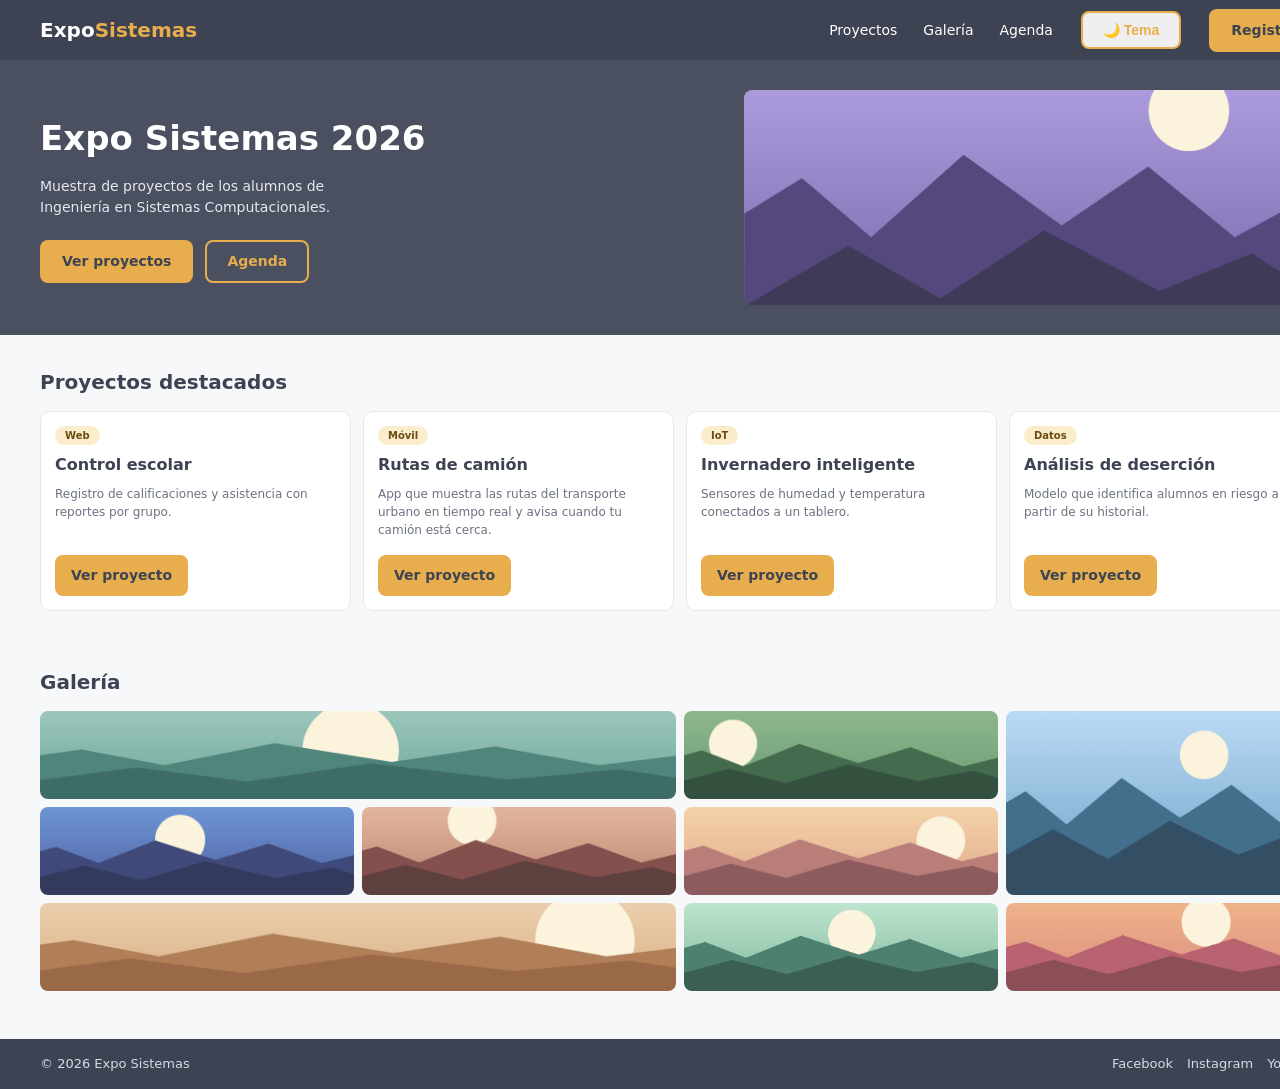
<file: index.html>
<!DOCTYPE html>
<html lang="es">
<head>
  <meta charset="UTF-8">
  <meta name="viewport" content="width=device-width, initial-scale=1">
  <title>Expo Sistemas 2026</title>
  <link rel="stylesheet" href="Maquetacion.css">
</head>
<body>

  <header class="encabezado">
    <div class="contenedor barra">
      <a class="logo" href="#inicio">Expo<span>Sistemas</span></a>
      <nav class="nav" id="menu">
        <ul class="nav-lista">
          <li><a href="#proyectos">Proyectos</a></li>
          <li><a href="#galeria">Galería</a></li>
          <li><a href="#agenda">Agenda</a></li>
        </ul>
        
        <button id="btn-tema" class="boton boton-borde">🌙 Tema</button>
        <a class="boton boton-amarillo" href="#registro">Registro</a>
      </nav>
    </div>
  </header>

  <main id="inicio">
    <section class="hero" id="agenda">
      <div class="contenedor hero-contenido">
        <div class="hero-texto">
          <h1>Expo Sistemas 2026</h1>
          <p>Muestra de proyectos de los alumnos de Ingeniería en Sistemas Computacionales.</p>
          <div class="hero-botones">
            <a class="boton boton-amarillo" href="#proyectos">Ver proyectos</a>
            <a class="boton boton-borde" href="#agenda">Agenda</a>
          </div>
        </div>
        
        <figure class="paisaje-hero">
          <img src="img-galeria-1.png" alt="Paisaje principal">
        </figure>
        
      </div>
    </section>

    <section class="seccion" id="proyectos">
      <div class="contenedor">
        <h2>Proyectos destacados</h2>
        <div class="proyectos">
          <article class="tarjeta">
            <span class="etiqueta">Web</span>
            <h3>Control escolar</h3>
            <p>Registro de calificaciones y asistencia con reportes por grupo.</p>
            <a class="boton boton-amarillo" href="#">Ver proyecto</a>
          </article>

          <article class="tarjeta">
            <span class="etiqueta">Móvil</span>
            <h3>Rutas de camión</h3>
            <p>App que muestra las rutas del transporte urbano en tiempo real y avisa cuando tu camión está cerca.</p>
            <a class="boton boton-amarillo" href="#">Ver proyecto</a>
          </article>

          <article class="tarjeta">
            <span class="etiqueta">IoT</span>
            <h3>Invernadero inteligente</h3>
            <p>Sensores de humedad y temperatura conectados a un tablero.</p>
            <a class="boton boton-amarillo" href="#">Ver proyecto</a>
          </article>

          <article class="tarjeta">
            <span class="etiqueta">Datos</span>
            <h3>Análisis de deserción</h3>
            <p>Modelo que identifica alumnos en riesgo a partir de su historial.</p>
            <a class="boton boton-amarillo" href="#">Ver proyecto</a>
          </article>
        </div>
      </div>
    </section>

    <section class="seccion" id="galeria">
      <div class="contenedor">
        <h2>Galería</h2>
        <div class="galeria">
          <figure class="paisaje-galeria ancha"><img src="img-galeria-2.png" alt="IMG"></figure>
          <figure class="paisaje-galeria"><img src="img-galeria-3.png" alt="IMG"></figure>
          <figure class="paisaje-galeria alta"><img src="img-galeria-4.png" alt="IMG"></figure>
          <figure class="paisaje-galeria"><img src="img-galeria-5.png" alt="IMG"></figure>
          <figure class="paisaje-galeria"><img src="img-galeria-6.png" alt="IMG"></figure>
          <figure class="paisaje-galeria"><img src="img-galeria-7.png" alt="IMG"></figure>
          <figure class="paisaje-galeria ancha"><img src="img-galeria-8.png" alt="IMG"></figure>
          <figure class="paisaje-galeria"><img src="img-galeria-9.png" alt="IMG"></figure>
          <figure class="paisaje-galeria"><img src="img-galeria-10.png" alt="IMG"></figure>
        </div>
      </div>
    </section>
  </main>

  <footer class="pie" id="registro">
    <div class="contenedor pie-contenido">
      <p>© 2026 Expo Sistemas</p>
      <ul class="redes">
        <li><a href="#">Facebook</a></li>
        <li><a href="#">Instagram</a></li>
        <li><a href="#">YouTube</a></li>
      </ul>
    </div>
  </footer>
  <script src="Maquetacion.js"></script>
</body>
</html>
</file>
<file: Maquetacion.css>
body {
  margin: 0px;
  font-family: system-ui, -apple-system, BlinkMacSystemFont, 'Segoe UI', Roboto, Oxygen, Ubuntu, Cantarell, 'Open Sans', 'Helvetica Neue', sans-serif;
  color: #3d4352;
  background-color: #f7f8fa;
  line-height: 1.5;
}

ul { list-style: none; margin: 0; padding: 0; }
a { color: inherit; text-decoration: none; }
h1, h2, h3, p { margin: 0; }

.contenedor {
  width: 100%;
  max-width: 1440px;
  margin-left: auto;
  margin-right: auto;
  padding-left: 40px;
  padding-right: 40px;
}

.boton {
  display: inline-flex;
  align-items: center;
  justify-content: center;
  padding: 9px 20px;
  border-radius: 8px;
  font-size: 14px;
  font-weight: bold;
  border: 2px solid transparent;
  cursor: pointer;
}

.boton-amarillo { background-color: #e8ae4d; color: #3d4352; }
.boton-amarillo:hover { filter: brightness(1.08); }

.boton-borde { border: 2px solid #e8ae4d; color: #e8ae4d; }
.boton-borde:hover { background-color: rgba(232, 174, 77, 0.12); }

.encabezado { background-color: #3d4352; color: #ffffff; }
.barra { display: flex; align-items: center; justify-content: space-between; min-height: 60px; }
.logo { font-size: 20px; font-weight: bold; }
.logo span { color: #e8ae4d; }

.nav { display: flex; align-items: center; gap: 28px; }
.nav-lista { display: flex; align-items: center; gap: 26px; font-size: 14px; }
.nav-lista a:hover { color: #e8ae4d; }

.hero { background-color: #4a5060; color: #ffffff; padding-top: 30px; padding-bottom: 30px; }
.hero-contenido { display: flex; align-items: center; justify-content: space-between; gap: 40px; }
.hero-texto { flex: 1 1 50%; }
.hero-texto h1 { font-size: 34px; margin-bottom: 12px; }
.hero-texto p { font-size: 14px; max-width: 340px; color: #e4e7ee; margin-bottom: 22px; }
.hero-botones { display: flex; gap: 12px; }

.seccion { padding-top: 32px; padding-bottom: 24px; }
.seccion h2 { font-size: 20px; margin-bottom: 14px; color: #3d4352; }

.proyectos { display: grid; grid-template-columns: 1fr 1fr 1fr 1fr; gap: 12px; }

.tarjeta {
  display: flex;
  flex-direction: column;
  align-items: flex-start;
  padding: 14px;
  background-color: #ffffff;
  border: 1px solid #e5e7eb;
  border-radius: 10px;
}
.etiqueta { background-color: #fbeccb; color: #6b4a12; font-size: 10px; font-weight: bold; padding: 2px 10px; border-radius: 99px; margin-bottom: 8px; }
.tarjeta h3 { font-size: 16px; margin-bottom: 8px; }
.tarjeta p { font-size: 12px; color: #6b7280; margin-bottom: 16px; }
.tarjeta .boton { margin-top: auto; padding: 8px 14px; }


.paisaje-hero {
  flex: 0 1 45%; 
  height: 215px; 
  margin: 0; 
}
.paisaje-hero img {
  width: 100%;
  height: 100%;
  object-fit: cover; 
  border-radius: 8px;
}

.galeria { display: grid; grid-template-columns: 1fr 1fr 1fr 1fr; grid-auto-rows: 88px; gap: 8px; }
.ancha { grid-column: span 2; }
.alta  { grid-row: span 2; }

.paisaje-galeria {
  margin: 0; 
}
.paisaje-galeria img {
  width: 100%;
  height: 100%;
  object-fit: cover;
  border-radius: 8px;
}

.pie { background-color: #3d4352; color: #d6dae3; font-size: 13px; margin-top: 24px; padding-top: 15px; padding-bottom: 15px; }
.pie-contenido { display: flex; align-items: center; justify-content: space-between; }
.redes { display: flex; gap: 14px; }
.redes a:hover { color: #e8ae4d; }

body.modo-oscuro {
  background-color: #1f2229;
  color: #e4e7ee;
}

/* Estilos para el Modo Oscuro */

body.modo-oscuro {
  background-color: #15181e;
  color: #e5e7eb;
}

body.modo-oscuro .encabezado,
body.modo-oscuro .pie {
  background-color: #0b0d10;
}

body.modo-oscuro .hero {
  background-color: #1f232b;
}

body.modo-oscuro .seccion h2,
body.modo-oscuro .tarjeta h3 {
  color: #ffffff;
}

body.modo-oscuro .tarjeta {
  background-color: #1f232b;
  border: 1px solid #333845;
}

body.modo-oscuro .tarjeta p {
  color: #9ca3af;
}

body.modo-oscuro .etiqueta {
  background-color: #4a3410;
  color: #fbeccb;
}

body.modo-oscuro .boton-amarillo {
  color: #0b0d10;
}

@media (max-width: 834px) {
  .contenedor { padding-left: 24px; padding-right: 24px; }
  
  .menu-toggle { display: flex; }
  .nav { display: none; position: absolute; top: 100%; right: 0; left: 0; flex-direction: column; background-color: #3d4352; padding: 20px 24px; }
  .nav.abierto { display: flex; }
  
  .hero-contenido { flex-direction: column; text-align: center; }
  .hero-texto { width: 100%; }
  .hero-botones { justify-content: center; }
  .paisaje-hero { width: 100%; height: 250px; }
  
  .proyectos { grid-template-columns: 1fr 1fr; }
  
  .galeria { grid-template-columns: 1fr 1fr 1fr; grid-auto-rows: 100px; }
}

@media (max-width: 390px) {
  .contenedor { padding-left: 16px; padding-right: 16px; }
  
  .hero-texto h1 { font-size: 26px; }
  
  .hero-botones { flex-direction: column; width: 100%; gap: 10px; }
  .boton { width: 100%; }
  
  .proyectos { grid-template-columns: 1fr; }
  
  .galeria { grid-template-columns: 1fr 1fr; grid-auto-rows: 75px; }
  
  .pie-contenido { flex-direction: column; gap: 12px; text-align: center; }
}
</file>
